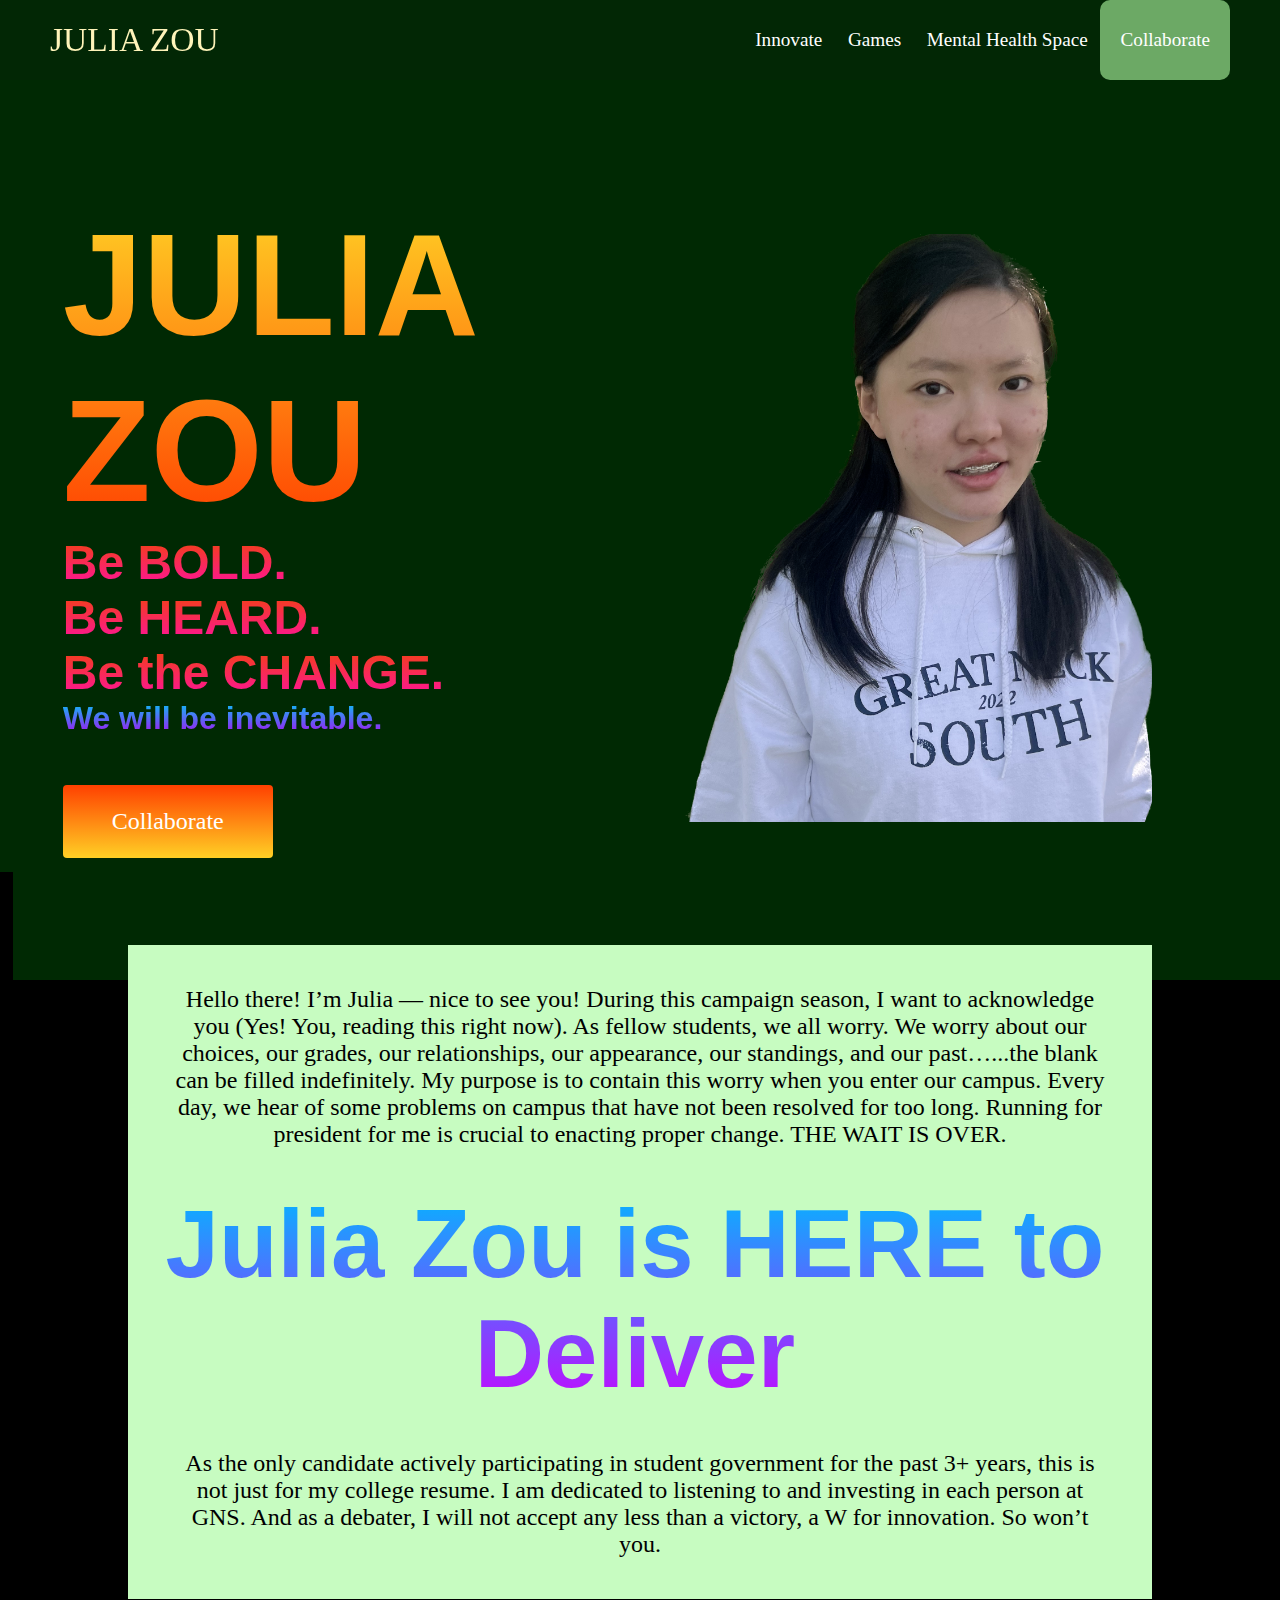
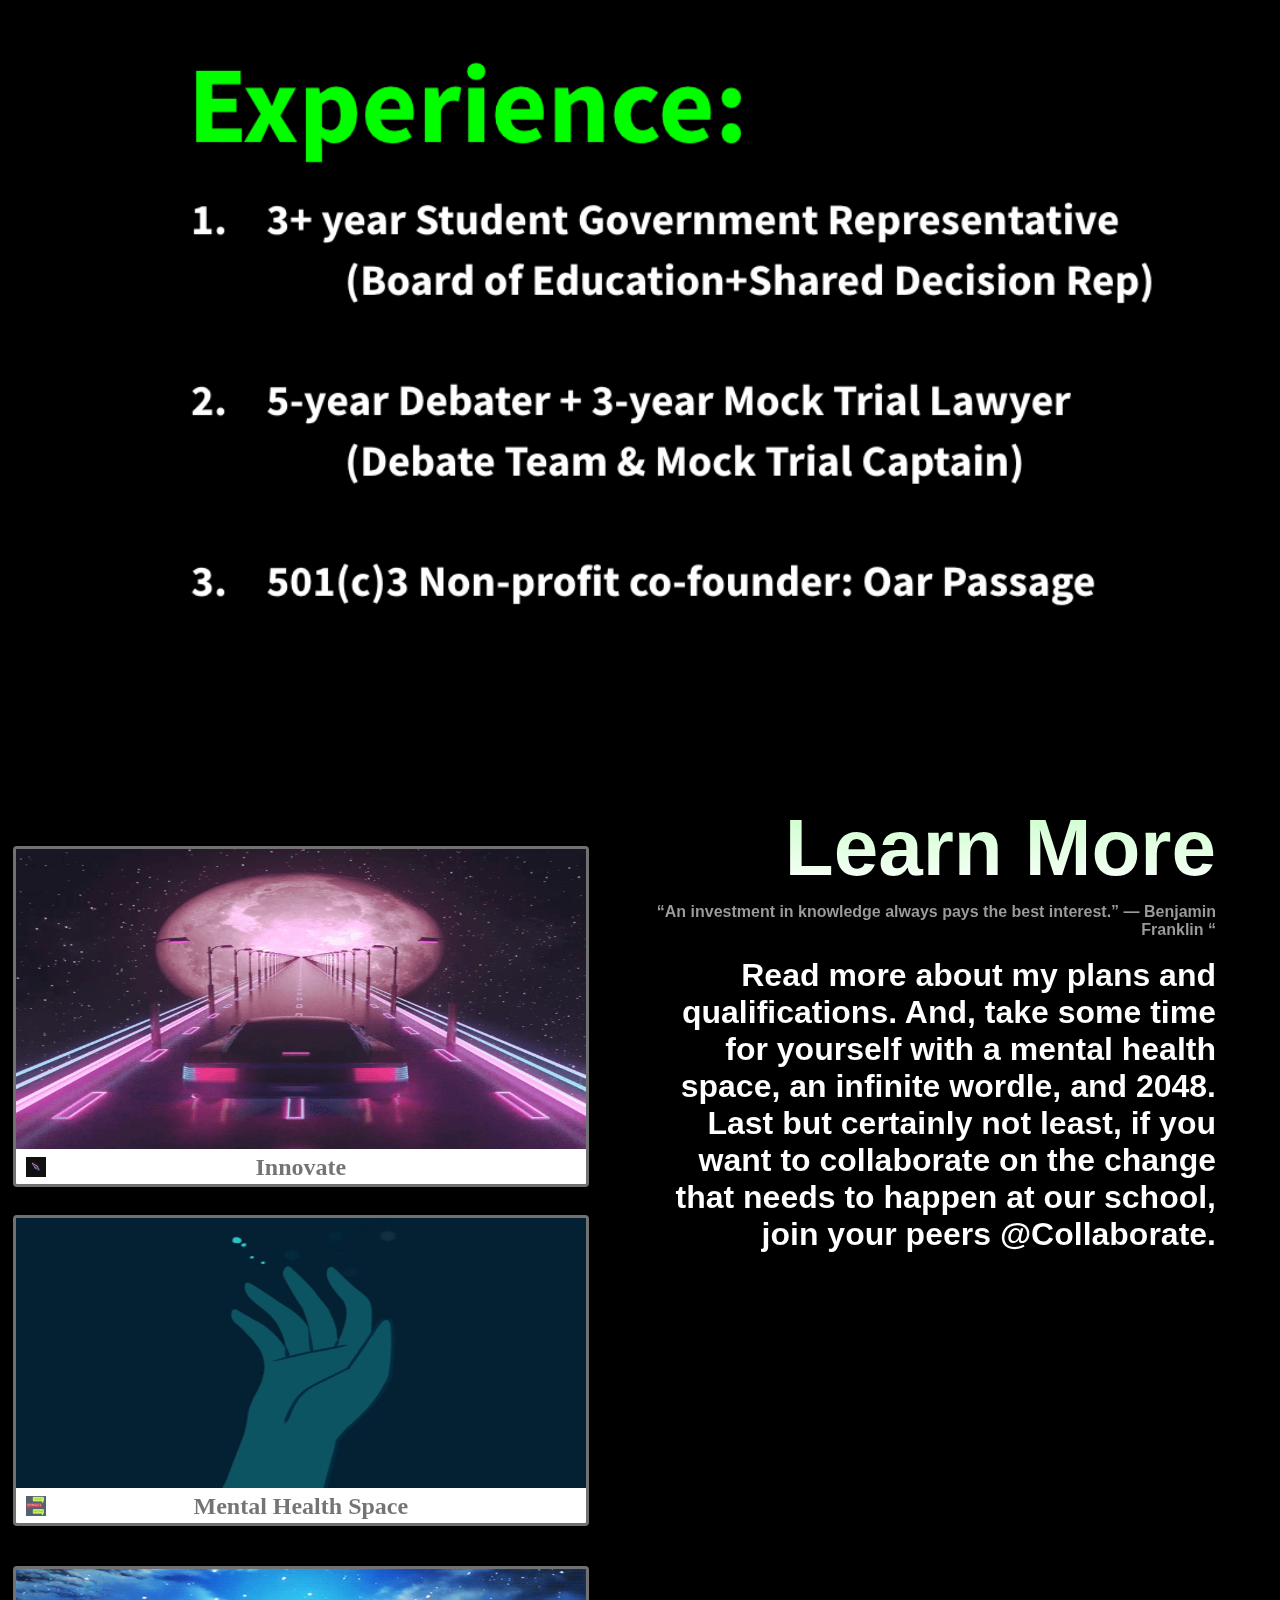
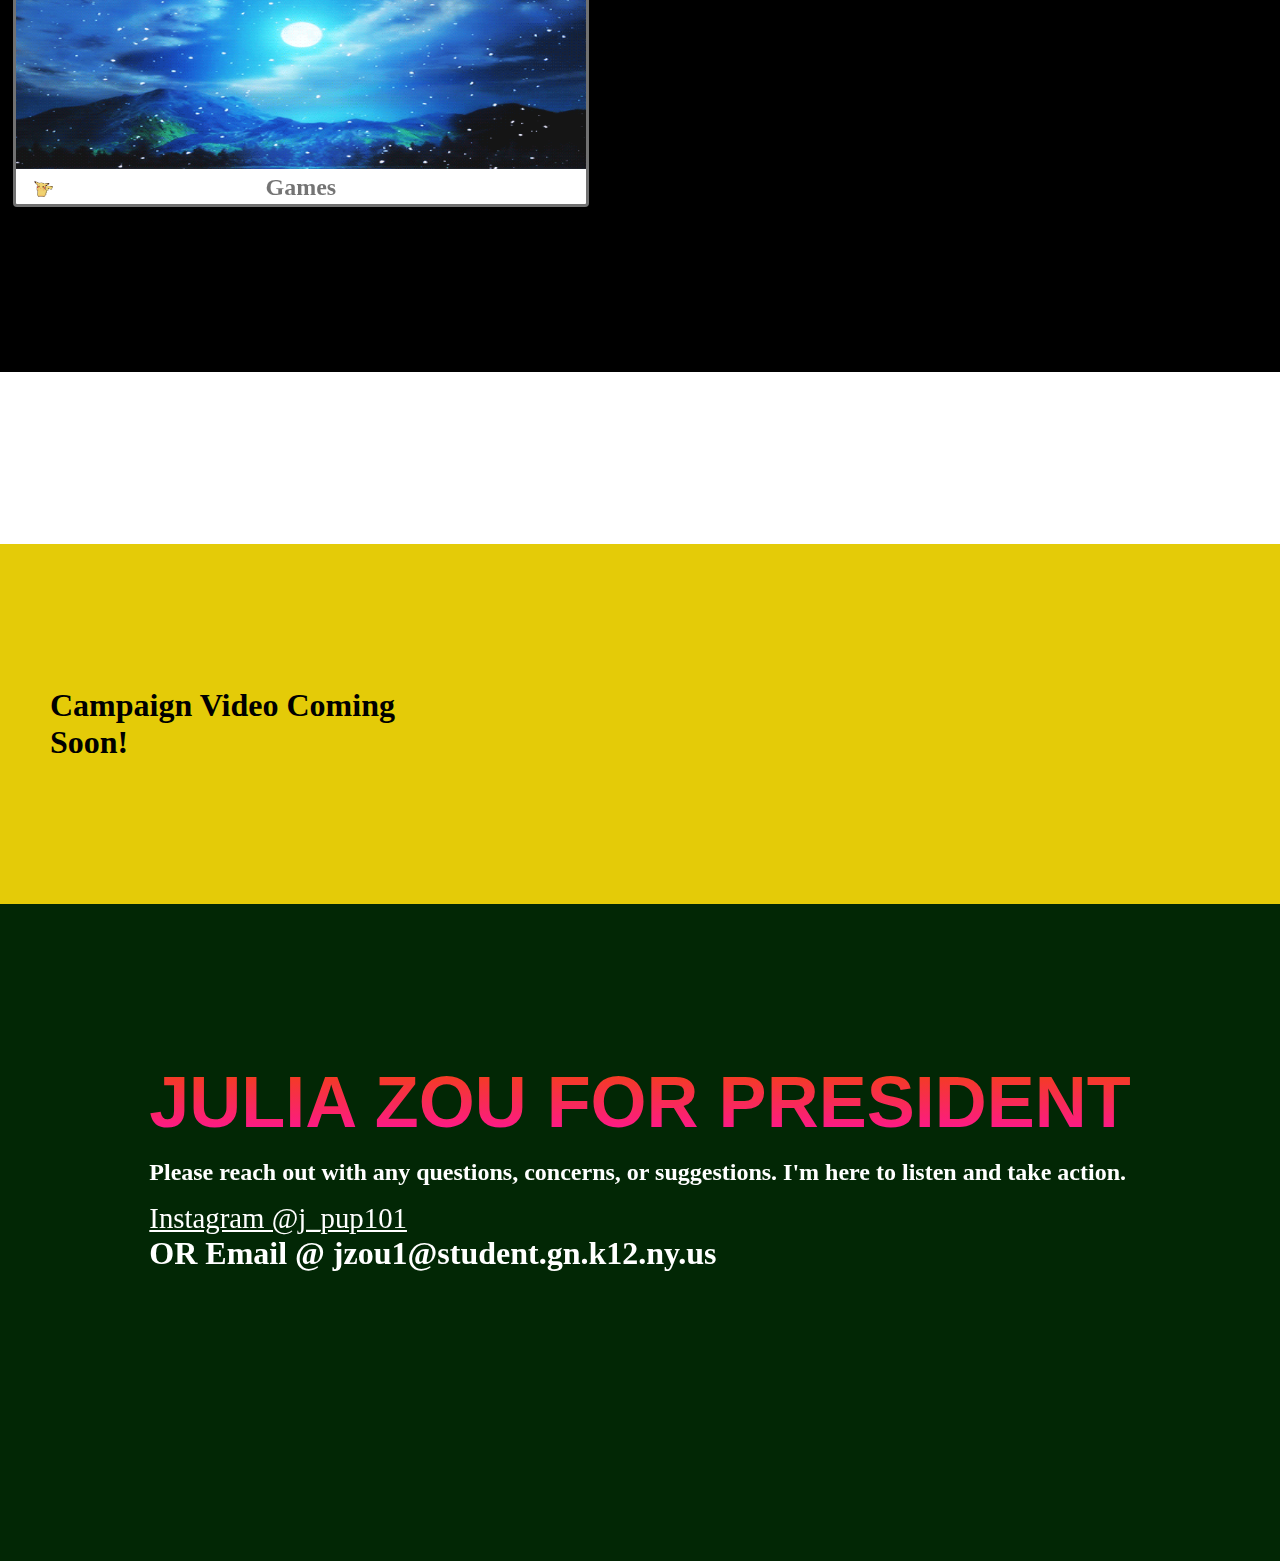
<file: index.html>
<!DOCTYPE html>
<html lang="en">
<head>
    <meta charset="UTF-8">
    <meta http-equiv="X-UA-Compatible" content="IE=edge">
    <meta name="viewport" content="width=device-width, initial-scale=1.0">
    <title>Julia Zou</title>
    <link rel="stylesheet" href="styles.css" />
    <link rel="preconnect" href="https://fonts.googleapis.com">
    <link rel="preconnect" href="https://fonts.gstatic.com" crossorigin>
    <link href="https://fonts.googleapis.com/css2?family=Libre+Caslon+Text&display=swap" rel="stylesheet">
</head>
<body>
   <nav class="navbar">
    <div class="navbar__container">
        <a href="/index.html" id="navbar__logo">JULIA ZOU</a>
        <div class="navbar__toggle" id="mobile-menu">
            <span class="bar"></span>
            <span class="bar"></span>
            <span class="bar"></span>
        </div>
        <ul class="navbar__menu">
            </li>
            <li class="navbar__item">
                <a href="Innovate/index.html" class="navbar__links">
                    Innovate
                </a>
          <li class="navbar__item">
                  <a href="Games/index.html" class="navbar__links">
                      Games
                 </a>
        <li class="navbar__item">
               <a href="Mental/index.html" class="navbar__links">
                    Mental Health Space
               </a>
            <li class="navbar__item">
                <a href="https://docs.google.com/forms/d/e/1FAIpQLSehr9wg1SQbpWdqohkB25numZ0oXT_uOwNh28myYLQ9PVT4dA/viewform" class="button">
                    Collaborate
                </a>
        </ul>
    </div>
   </nav>
   <script src="app.js"></script>
</body>
<!-- Hero Section -->
<div class="main">
    <div class="main__container">
        <div class="main__content">
            <h1>JULIA ZOU</h1>
            <h2>Be BOLD. </h2>
            <h2>Be HEARD. </h2>
            <h2>Be the CHANGE.</h2>
            <h3>We will be inevitable. </h3>
            <button class="main__btn"><a href="https://docs.google.com/forms/d/e/1FAIpQLSehr9wg1SQbpWdqohkB25numZ0oXT_uOwNh28myYLQ9PVT4dA/viewform">Collaborate</a></button>
        </div>
        <div class="main__img--container">
                <img src="Images/Subject.png" alt="pic" id="main__img">
        </div>
    </div>
</div>

<!-- Begin Section-->
<div class="begin">
    <div class="begin__container">
        <div class= "Intro__txt">
            <h2>
                Hello there! I’m Julia — nice to see you! During this campaign season, I want to acknowledge you (Yes! You, reading this right now). As fellow students, we all worry. We worry about our choices, our grades, our relationships, our appearance, our standings, and our past…...the blank can be filled indefinitely. My purpose is to contain this worry when you enter our campus.  Every day, we hear of some problems on campus that have not been resolved for too long. Running for president for me is crucial to enacting proper change. THE WAIT IS OVER. 
            </h2>
        </div>
        <div class= "Deliver__txt">
            <h1>
                Julia Zou is HERE to Deliver
            </h1>
        </div>
        <div class= "Hi__txt">
            <h2>
                As the only candidate actively participating in student government for the past 3+ years, this is not just for my college resume. I am dedicated to listening to and investing in each person at GNS. And as a debater, I will not accept any less than a victory, a W for innovation. So won’t you.
            </h2>
        </div> 
    </div>
</div>



<!--Learn More Section-->
<div class="learn">
    <div class="learn__container">
        <div class="learn__content">
            <h1>Learn More</h1>
        </div>
        <div class="learn__content">
            <h2>“An investment in knowledge always pays the best interest.” — Benjamin Franklin “
            </h2>
        </div>
        <div class="learn__content1">
            <h3>Read more about my plans and qualifications. And, take some time for yourself with a mental health space, an infinite wordle, and 2048. Last but certainly not least, if you want to collaborate on the change that needs to happen at our school, join your peers @Collaborate.
            </h3>
        </div>
    </div> 
</div> 

<div class="learn__img--container">
    <img src="/Images/Screenshot 2023-05-21 at 10.57.27 PM.png" alt="pic" id="learn__img">
</div>

<!-- Choice Section-->
<div class="choice">
    <div class="choice__container">
       </a></button>
        <button class="choice__content"><a href="Innovate/index.html">
            <img src= "Images/fxk4.gif" alt="pic" id="choice__img3">
            <img src= "Images/3aNP.gif" alt="pic" id="choice__img4">
            <div class= "innovate__txt">
                <h2>Innovate</div>
        </a></button>
        <button class="choice__content2"><a href="Mental/index.html">
                <img src= "Images/Vr6.gif" alt="pic" id="choice__img7">
                <img src= "Images/HuIQ.gif" alt="pic" id="choice__img8">
                 <div class= "mental__txt">
                    <h2>Mental Health Space</div>
    
           </a></button>
        <button class="choice__content3"><a href="Games/index.html">
                <img src= "Images/Iox.gif" alt="pic" id="choice__img5">
                <img src= "Images/5IPv.gif" alt="pic" id="choice__img6">
                <div class= "Games__txt">
                   <h1>Games</div>
            </a></button>

     </div>
</div>




<!-- Footer Section-->
<div class="space">
    <div class="space__container">
        <h1>Campaign Video Coming Soon!</h1>
    </div>
</div>
<div class="footer__container">
    <div class="footer__links">
        <div class="footer__link--wrapper">
            <div class="footer__link--items">
                <h1>JULIA ZOU FOR PRESIDENT </h1>
                <h2>Please reach out with any questions, concerns, or suggestions. I'm here to listen and take action.</h2>
                <a href="https://www.instagram.com/j_pup101/">Instagram @j_pup101</a>
                <h3>OR Email @ jzou1@student.gn.k12.ny.us</h2>
            </div>
        </div>
    </div>
</div>
</file>
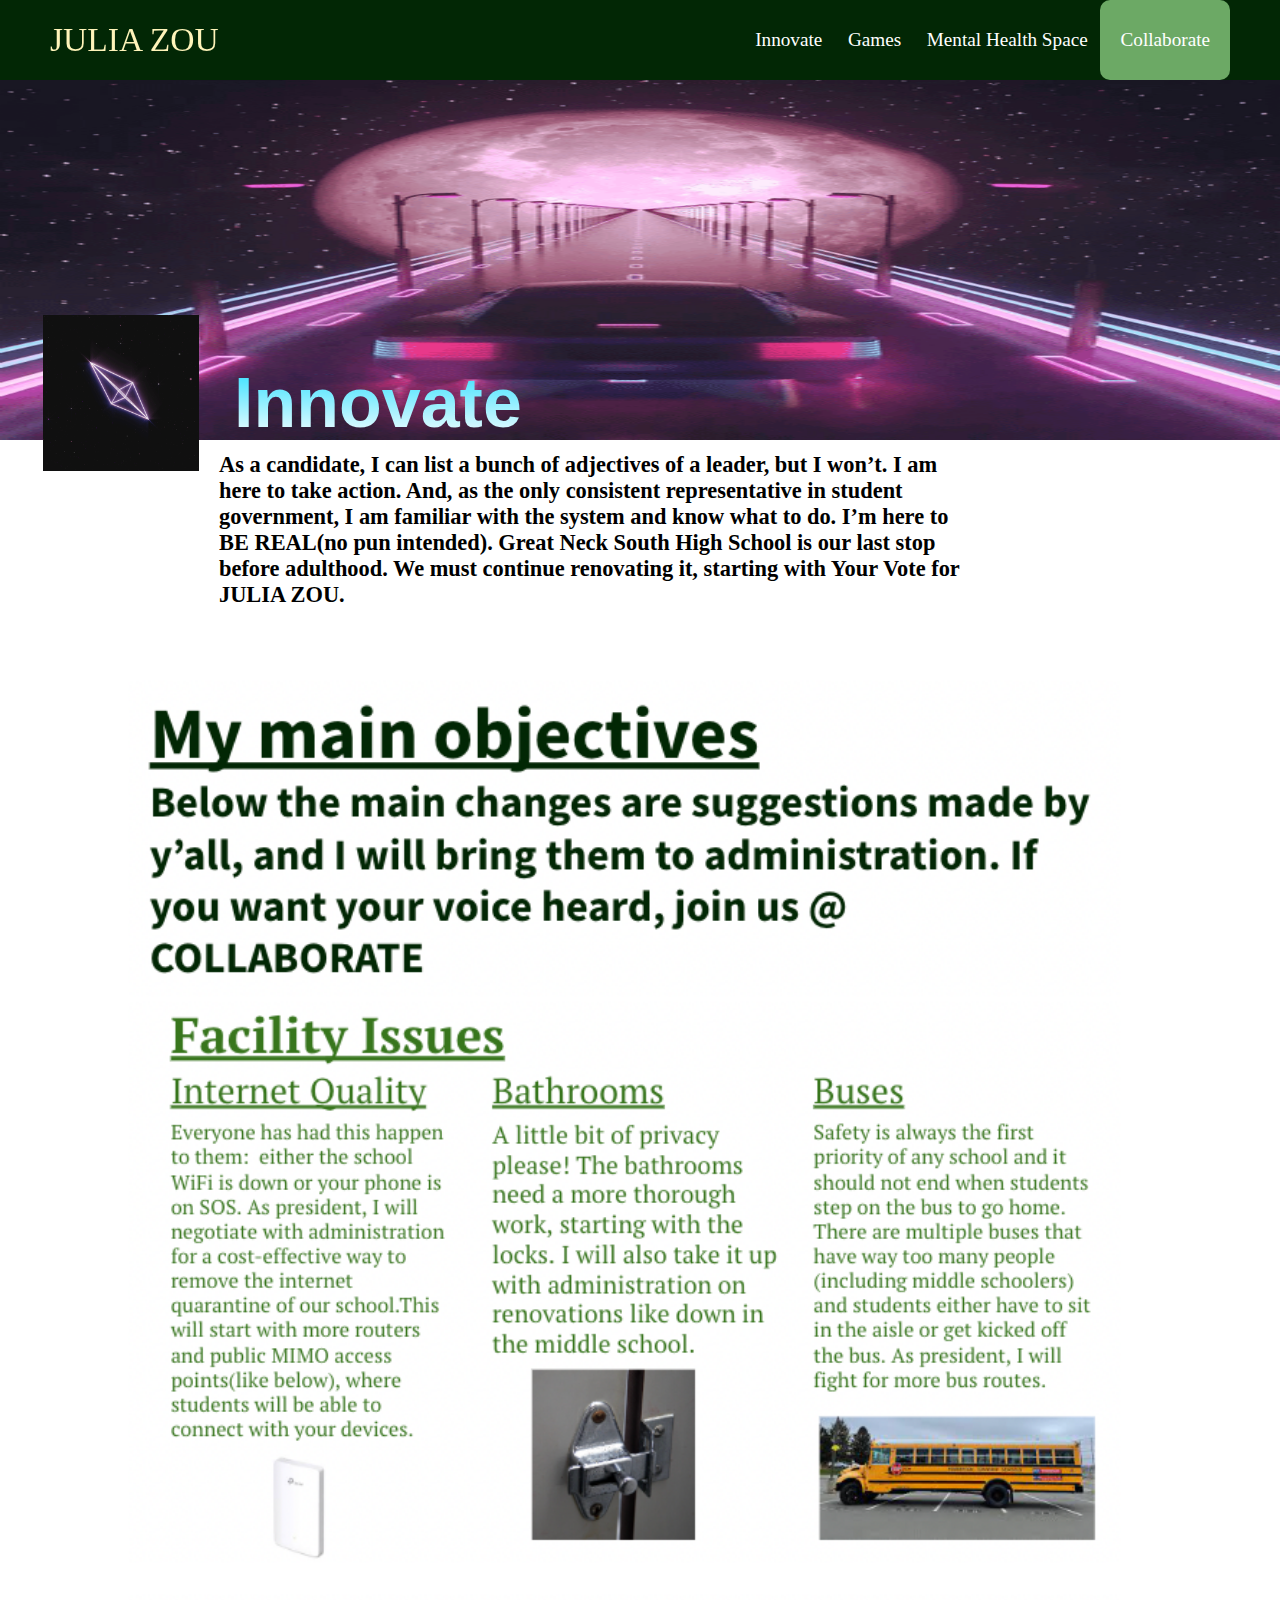
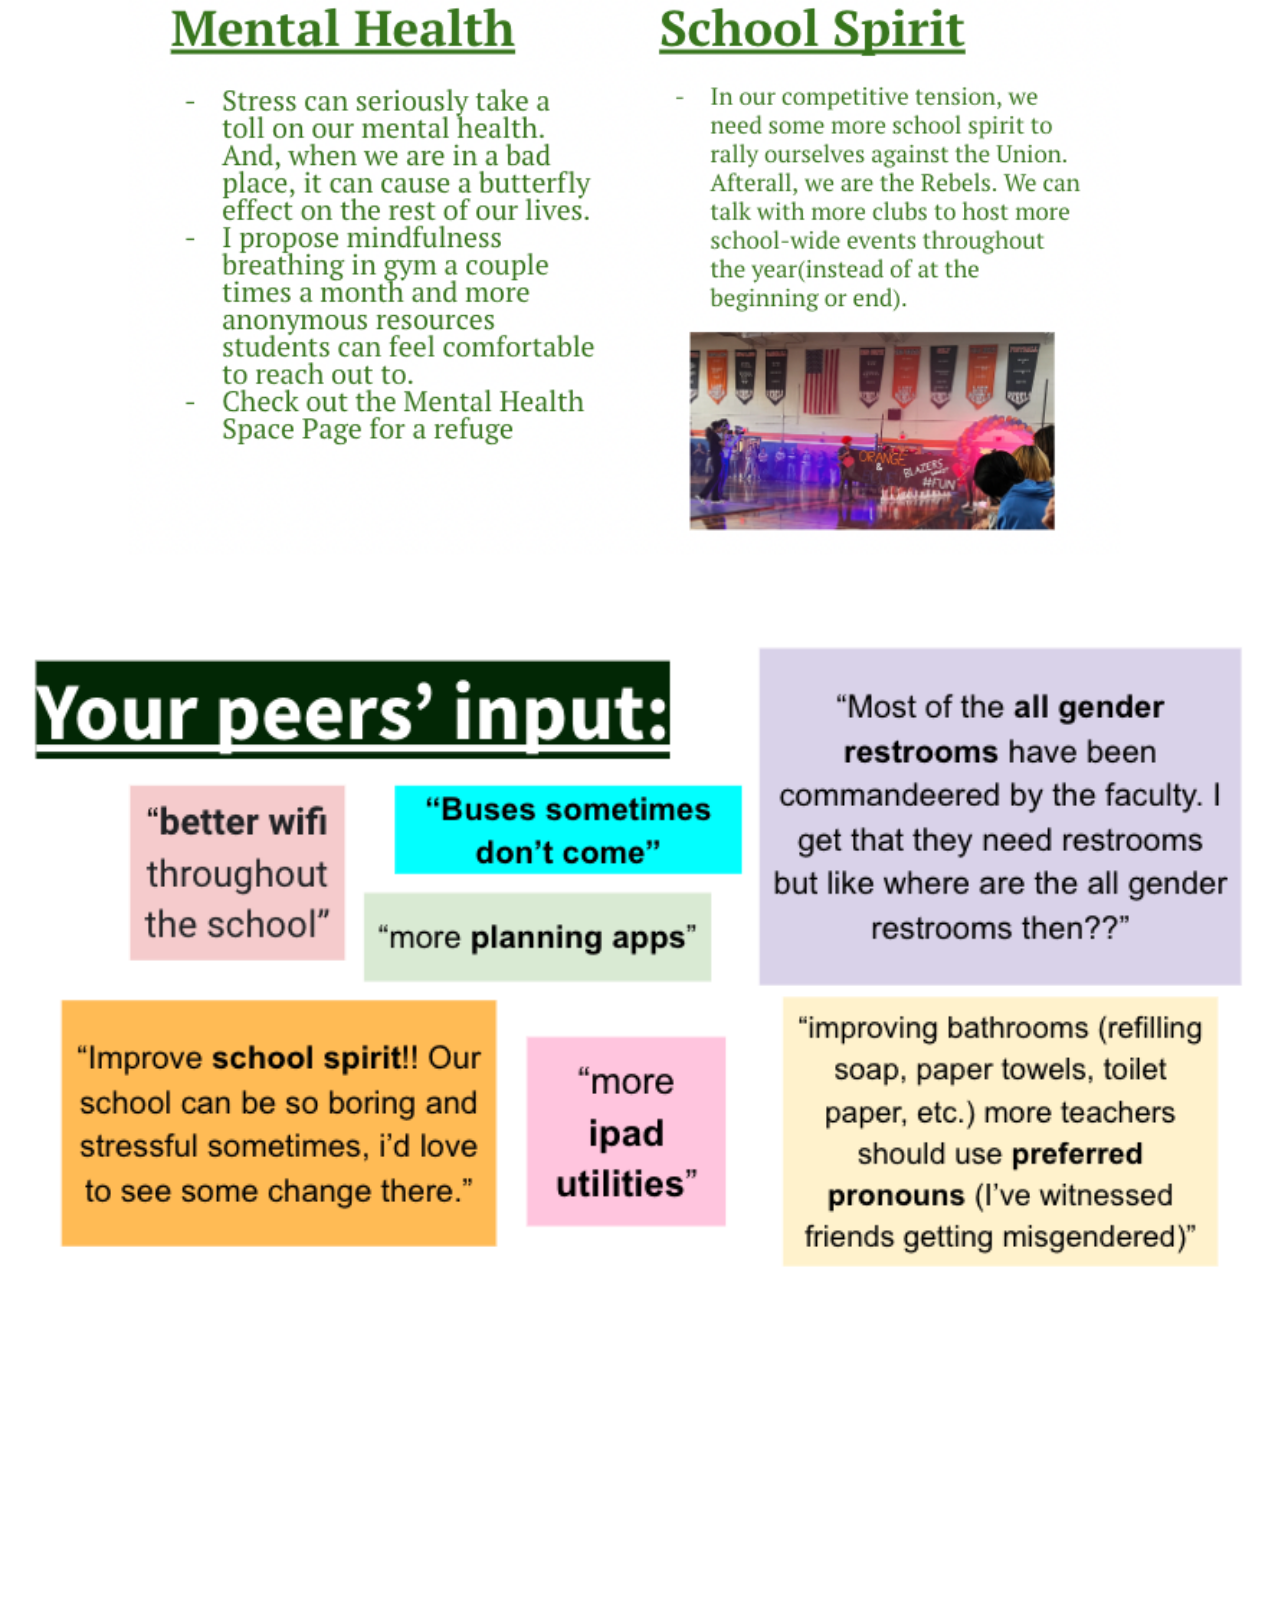
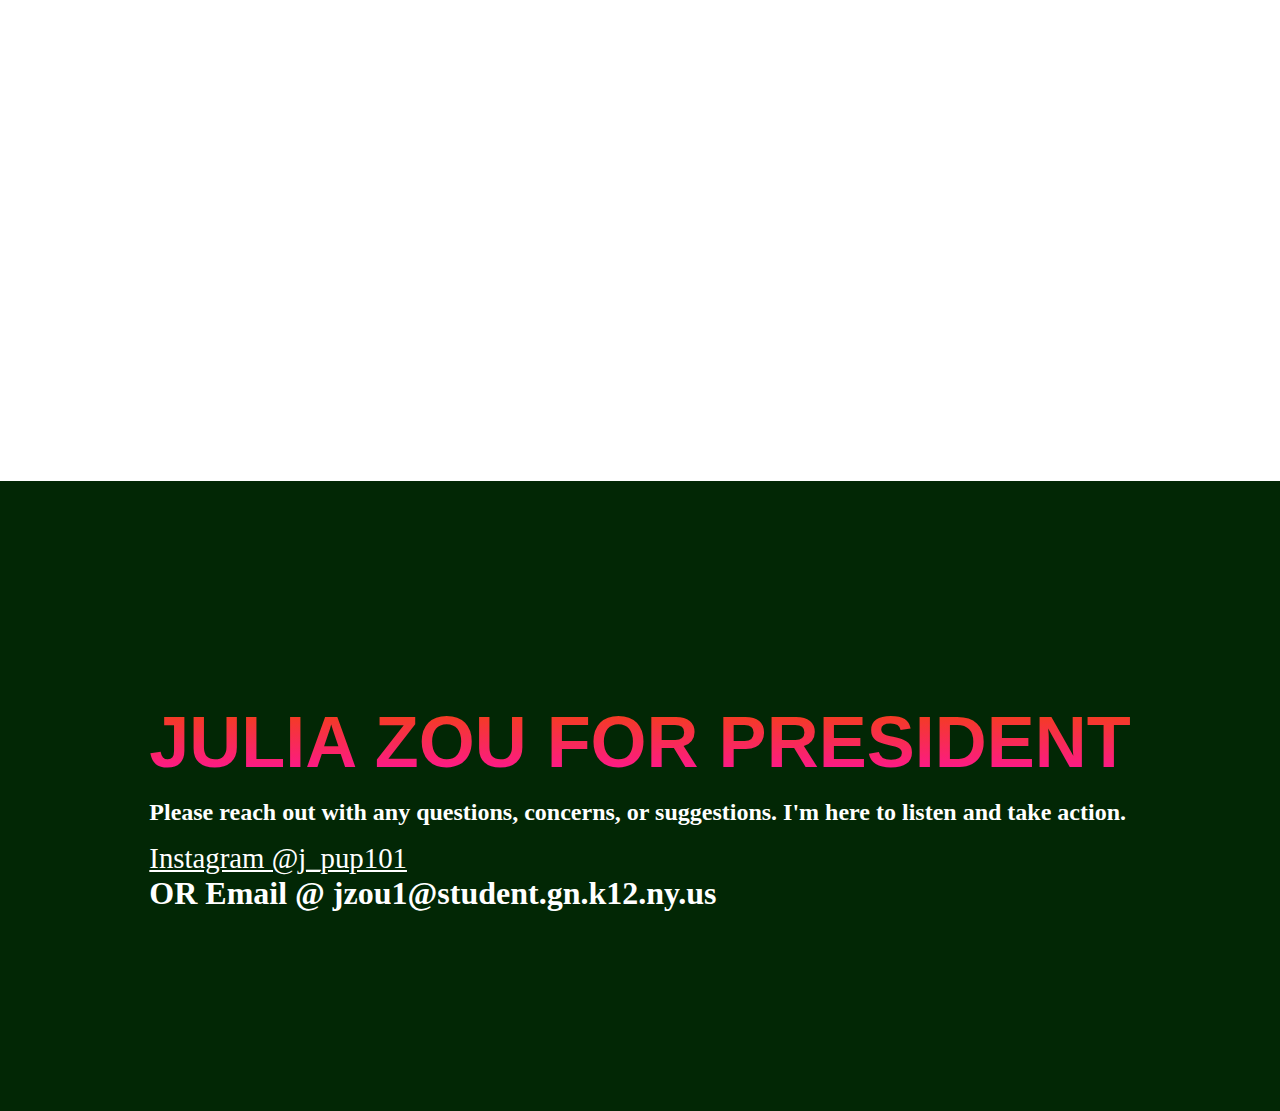
<file: Innovate/index.html>
<!DOCTYPE html>
<html lang="en">
<head>
    <meta charset="UTF-8">
    <meta http-equiv="X-UA-Compatible" content="IE=edge">
    <meta name="viewport" content="width=device-width, initial-scale=1.0">
    <title>Julia Zou</title>
    <link rel="stylesheet" href="styles.css" />
    <link rel="preconnect" href="https://fonts.googleapis.com">
    <link rel="preconnect" href="https://fonts.gstatic.com" crossorigin>
    <link href="https://fonts.googleapis.com/css2?family=Libre+Caslon+Text&display=swap" rel="stylesheet">
</head>
<body>
   <nav class="navbar">
    <div class="navbar__container">
        <a href="index.html" id="navbar__logo">JULIA ZOU</a>
        <div class="navbar__toggle" id="mobile-menu">
            <span class="bar"></span>
            <span class="bar"></span>
            <span class="bar"></span>
        </div>
        <ul class="navbar__menu">
            <li class="navbar__item">
                <a href="Innovate/index.html" class="navbar__links">
                    Innovate
                </a>
          <li class="navbar__item">
                  <a href="Games/index.html" class="navbar__links">
                      Games
                 </a>
        <li class="navbar__item">
               <a href="Mental/index.html" class="navbar__links">
                    Mental Health Space
               </a>
            <li class="navbar__item">
                <a href="https://docs.google.com/forms/d/e/1FAIpQLSehr9wg1SQbpWdqohkB25numZ0oXT_uOwNh28myYLQ9PVT4dA/viewform" class="button">
                    Collaborate
                </a>
        </ul>
    </div>
   </nav>
   <script src="/app.js"></script>

<!-- Hero Section-->
<div class="main">
    <div class="main__container">
        <div class="main__img--container">
                <img src="Images/fxk4.gif" alt="pic" id="main__img">
        </div>
    </div>
    <div class="main__content">
        <div class="main__text">
            <h1> Innovate </h1>
        </div>
    </div>
    <div class="main__container1">
        <div class="main__img1--container">
            <img src="Images/3aNP.gif" alt="pic" id="main__img1">
        </div>
    </div>
</div>


<div class="hope__container">
    <div class="hope__links">
            <div class="hope__link--items">
                <h1>As a candidate, I can list a bunch of adjectives of a leader, but I won’t. I am here to take action. And, as the only consistent representative in student government, I am familiar with the system and know what to do. I’m here to BE REAL(no pun intended). Great Neck South High School is our last stop before adulthood. We must continue renovating it, starting with Your Vote for JULIA ZOU. </h1>
            </div>
    </div>
</div>

<div class="learn">
    <div class="learn__container">
        <div class="learn__img--container">
            <img src="Images/Screenshot 2023-05-21 at 11.50.02 PM.png" alt="pic" id="learn__img1">
         </div>
    </div> 
    <div class="learn__container2">
        <div class="learn__img--container">
            <img src="Images/Screenshot 2023-05-21 at 11.49.52 PM.png" alt="pic" id="learn__img1">
         </div>
    </div> 
    <div class="learn__container3">
        <div class="learn__img--container">
            <img src="Images/Screenshot 2023-05-21 at 11.49.46 PM.png" alt="pic" id="learn__img1">
         </div>
    </div> 
    <div class="learn__container4">
        <div class="learn__img--container">
            <img src="Images/Screenshot 2023-05-21 at 11.49.41 PM.png" alt="pic" id="learn__img2">
         </div>
    </div> 
</div> 

<!-- Footer Section-->
<div class="footer__container">
    <div class="footer__links">
        <div class="footer__link--wrapper">
            <div class="footer__link--items">
                <h1>JULIA ZOU FOR PRESIDENT </h1>
                <h2>Please reach out with any questions, concerns, or suggestions. I'm here to listen and take action.</h2>
                <a href="https://www.instagram.com/j_pup101/">Instagram @j_pup101</a>
                <h3>OR Email @ jzou1@student.gn.k12.ny.us</h2>
            </div>
        </div>
    </div>
</div>
</file>
<file: styles.css>
*{
    box-sizing: border-box;
    margin: 0;
    padding: 0;
    font-family: 'Display', libre-carlson-text;
}

.navbar {
    background: #022705;
    height: 80px;
    display: flex;
    justify-content: center;
    align-items: center;
    font-size: 1.2rem;
    position: sticky;
    top: 0;
    z-index:999;
}

.navbar__container {
    display: flex;
    justify-content: space-between;
    height: 80px;
    z-index: 1;
    width: 100%;
    margin: 0 auto;
    padding: 0 50px;
}

#navbar__logo {
    background-color: #fff4ba;
    background-size: 100%;
    -webkit-background-clip: text; 
        background-clip: none;
    -moz-background-clip: text;
    -webkit-text-fill-color: transparent;
    -moz-text-fill-color: pink ;
    display:flex;
    align-items: center;
    cursor: pointer;
    text-decoration: none;
    font-size: 2.1rem;
}

.fa-gem {
   margin-right: 0.5rem;
}

.navbar__menu {
    display: flex;
    align-items: center;
    list-style: none;
    text-align: center;
}

.navbar__item{
    height: 80px;
}

.navbar__links {
    color:#fff;
    display: flex;
    align-items: center;
    justify-content: center;
    text-decoration: none;
    padding: 0.8rem;
    height: 100%;
    text-decoration: solid;
}

.navbar__btn{
    display: flex;
    justify-content: center;
    align-items: center;
    padding: 0 1rem;
    width:80%
}

.button {
    display: flex;
    justify-content: center;
    align-items: center;
    text-decoration: none;
    padding: 10px 20px;
    height: 100%;
    width: 100%;
    border: none;
    outline: none;
    border-color: whitesmoke;
    outline: none;
    border-radius: 10px;
    background:#6ca965;
    color: #fff;
}

.button:hover {
    background: #4837ff;
    transition: all 0.2s ease;
    align-items: center;
}

.navbar__links:hover {
    color:#6ca965;
    transition: all 0.2s ease;
}

@media screen and (max-width: 960px) {
    .navbar__container {
        display: flex;
        justify-content: space-between;
        height: 80px;
        z-index: 1;
        width: 100%;
        max-width: 1300px;
        padding: 0;
    }


.navbar__menu{
    display:grid;
    grid-template-columns: auto;
    margin: 0;
    width: 100%;
    position: absolute;
    top: -1000px;
    opacity: 0;
    transition: all 0.4s ease;
    height: 50vh;
    z-index: -1;
}

.navbar__menu.active {
    background: #3dbf45;
    top: 100%;
    opacity: 1;
    transition: all 0.4s ease;
    z-index: 99;
    height: 50vh;
    font-size: 1.6rem;
}

#navbar__logo {
    padding-left: 25px;
}

.navbar__toggle .bar {
    width: 28px;
    height: 3px;
    margin: 5px auto;
    transition: all 0.3s ease-in-out;
    background: #fff;
}

.navbar__item {
    width:100%
}

.navbar__links {
    text-align: center;
    padding: 2rem;
    width:100%;
    display: table;
}

#mobile-menu {
    position: absolute;
    top: 20%;
    right: 6%;
    transform: translate(5%, 20%);
}

.navbar__btn {
    padding-bottom: 2rem;
}

.button {
    display: flex;
    justify-content: center;
    align-items: center;
    width: 100%;
    height: 60px;
    margin: 0;
}

.navbar__toggle .bar{
    display: block;
    cursor: pointer;
}

#mobile-menu.is-active .bar:nth-child(2) {
    opacity: 0;
}

#mobile-menu.is-active .bar:nth-child(1) {
    transform: translateY(8px) rotate(45deg);
}

#mobile-menu.is-active .bar:nth-child(3) {
    transform: translateY(-8px) rotate(-45deg);
}

}

/* Hero Section CSS */
.main {
    background-color:#002903;
    overflow-y: hidden;
}

.main__container {
    display: grid;
    grid-template-columns: 1fr 1fr;
    align-items: center;
    justify-self: center;
    height: 100vh;
    background-color: #002903;
    position: relative;
    right: 1%;
    left: 1%;
    z-index: 1;
    width: 100%;
    max-width: 1300px;
    padding:0 50px;
}

.main__content h1 {
    font-size: 9rem;
    font-family: sans-serif;
    background-color: #ffdf51;
    background-image: linear-gradient(to top, #ff4000 0%, #ffd025 100%);
    background-size: 100%;
    -webkit-background-clip: text; 
        background-clip: none;
    -moz-background-clip: text;
    -webkit-text-fill-color: transparent;
    -moz-text-fill-color: transparent;
}

.main__content h2{
    font-size: 3rem;
    font-family: sans-serif;
    background-color: #ffdf51;
    background-image: linear-gradient(to top, #ff10a3 0%, #f14507 100%);
    background-size: 100%;
    -webkit-background-clip: text; 
        background-clip: none;
    -moz-background-clip: text;
    -webkit-text-fill-color: transparent;
    -moz-text-fill-color: transparent;
}

.main__content h3{
    font-size: 2rem;
    font-family: sans-serif;
    background-color: #ffdf51;
    background-image: linear-gradient(to top, #af07f1 0%, #00cbf8 100%);
    background-size: 100%;
    -webkit-background-clip: text; 
        background-clip: none;
    -moz-background-clip: text;
    -webkit-text-fill-color: transparent;
    -moz-text-fill-color: transparent;
}

.main__btn {
    font-size: 1.5rem;
    background-image: linear-gradient(to top, #ffd025 0%, #ff4000 100%);
    padding: 23px 49px;
    border:none;
    border-radius: 4px;
    color: #fff;
    margin-top: 3rem;
    cursor: pointer;
    position: relative;
    transition: all 0.35s;
    outline: none;
}

.main__btn a {
    position: relative;
    z-index: 2;
    color: #fff;
    text-decoration: none;
}


.main__btn:after {
    position: absolute;
    content: '';
    top: 0;
    left: 0;
    width: 0;
    height: 100%;
    background: #3ee407;
    transition: all 0.35s;
    border-radius: 4px;
}

.main__btn:hover {
    color: #fff;
}

.main__btn:hover:after {
    width: 100%;
}

.main__img--container img{
    text-align: center;
    margin: 3vh;
}

#main__img {
    height: 80%;
    width: 80%;
}

/* Mobile Responsive */
@media screen and  (max-width: 768px){
    .main{
        height: 136vh;
    }

    .main__container {
        display: grid;
        grid-template-columns:auto;
        align-items: center;
        justify-self: center;
        width: 100%;
        margin: 0 auto;
        height: 90vh;
    }

    .main__content {
        text-align: center;
        margin-bottom: 4 rem;
    }

    .main__content h1 {
        font-size: 2.5 rem;
        margin-top: 2 rem;
    }

    .main__content h2 {
        font-size: 3 rem;
    }

    .main__content h3 {
        font-size: 2.5 rem;
        margin-top: 3 rem;
    }
}

@media screen and (max-width: 480px) {
    .main{
        height: 160vh;
        position: relative;
        right: 1%;
        left: 1%;
    }
    
    .main__content h1 {
        font-size: 2 rem;
        margin-top: 3 rem;
        width: 90%;
    }

    .main__content h2 {
        font-size: 2 rem;
        width: 90%;
    }

    .main__content h3 {
        font-size: 1.5 rem;
        margin-top: 2 rem;
        width: 90%;
    }

    .main__btn  {
        padding: 12px 36px;
        margin: 2.5rem 0;
        width: 90%;
    }
}

/* begin Section */
.begin__container {
    background-color: #c7fcc1;
    max-width: 80%;
    justify-content: center;
    align-items: center;
    text-align: center;
    position:absolute;
    right: 10%;
    top: 105vh;
    z-index: 2;
    overflow-y: hidden;
}
.begin__container h2{
    font-family: serif;
    font-weight: 400;
    margin-top: 4%;
    margin-bottom: 4%;
    margin-right: 4%;
    margin-left: 4%;
}

.begin__container h1{
    font-family: sans-serif;
    font-weight: 400;
    font-size:6rem;
    font-weight: bold;
    background-image: linear-gradient(to top, #c508ff 0%, #01b7ff 100%);
    -webkit-background-clip: text; 
        background-clip: none;
    -moz-background-clip: text;
    -webkit-text-fill-color: transparent;
    -moz-text-fill-color: transparent;
    width: 107%;
    position: relative;
    right: 4%;
    max-width: 120%;
    justify-content: center;
    text-align: center;
    align-items: center;
}

@media screen and  (max-width: 768px){
    .begin{
        position: relative;
        top: -110vh;
    }
    .begin__container h1{
        font-size: 4.2rem;
        max-width: 128%;
        position: relative;
        right: 5%;
    }
}


/* Learn Section */
.learn {
    background-color:black;
    display: flex;
    margin-top: 8vh;
    position: relative;
    height: 300vh;
    top: -20vh;
}

.learn__container{
    position: relative;
    background-color: transparent;
    bottom: -70vh;
    overflow-y: hidden;
}
.learn__img--container img{
    text-align: center;
    right: -12%;
    margin: 3vh;
    position: relative;
    top: -238vh;
}

#learn__img {
    height: 80%;
    width: 80%;
}


@media screen and (max-width: 920px){
    .learn__container{
        position: relative;
        bottom: -40vh;
        overflow-y: hidden;
    }
    .learn__img--container{
        width: 100%;
        position: relative;
        top: 15vh;
        right: 3%;
    }

}
.learn__container h1{
    font-family: sans-serif;
    font-weight: 400;
    font-size: 5rem;
    font-weight: bold;
    background-image: linear-gradient(to top, #ffffff 0%, #c7ffc7 100%);
    -webkit-background-clip: text; 
        background-clip: none;
    -moz-background-clip: text;
    -webkit-text-fill-color: transparent;
    -moz-text-fill-color: transparent;
    margin-top: 100vh;
    text-align: right;
    margin-left: 50%;
    margin-right: 3%;
    max-width: 45%;
}

.learn__container h2{
    font-family: sans-serif;
    font-weight: 400;
    font-size: 1rem;
    font-weight: bold;
    background-image: linear-gradient(to top, #9b9b9b 0%, #9b9b9b 100%);
    -webkit-background-clip: text; 
        background-clip: none;
    -moz-background-clip: text;
    -webkit-text-fill-color: transparent;
    -moz-text-fill-color: transparent;
    margin-top: 1vh;
    text-align: right;
    margin-right: 3%;
    margin-left: 50%;
    max-width: 45%;
}



.learn__content1 h3{
    font-family: sans-serif;
    font-weight: 400;
    font-size:2rem;
    font-weight: bold;
    background-image: linear-gradient(to top, #ffffff 0%, #ffffff 100%);
    -webkit-background-clip: text; 
        background-clip: none;
    -moz-background-clip: text;
    -webkit-text-fill-color: transparent;
    -moz-text-fill-color: transparent;
    margin-top: 2vh;
    max-width: 45%;
    text-align: right;
    align-items: right;
    margin-left: 50%;
}

/* Choice Section */
.choice {
    background: transparent;
    display: flex;
    flex-direction: column;
    align-items: center;
    position: relative;
    top: -540vh;
    z-index: 5;
    
}


.choice__container {
    display: grid;
    grid-template-columns: 1fr 1fr 1fr 1fr;
    align-items: center;
    justify-self: center;
    background-color: transparent;
    z-index: 1;
    width: 100%;
    max-width: 1300px;
    padding: 50px;
    position: relative;
    bottom: -200vh;
}


.choice--container img{
    text-align: center;
    margin: 3vh;
}

.choice__content {
    font-size: 2rem;
    background-image: linear-gradient(to top, #fff 0%, #fff 100%);
    padding: 0px;
    border: 3px solid #717171;
    border-radius: 4px;
    color: #dfc798;
    top: 120vh;
    cursor: pointer;
    position: absolute;
    right: 54%;
    width: 45%;
    transition: all 0.25s;
    outline: none;

}

.choice__content a {
    position: relative;
    z-index: 2;
    color: #000000;
    text-decoration: none;;
}


.choice__content:after {
    position: absolute;
    content: '';
    top: 0;
    left: 0;
    width: 0;
    height: 100%;
    background: #7c7c7c6c;
    transition: all 0.35s;
    border-radius: 4px;
}

.choice__content:hover {
    color: #7c7c7c6c;
}

.choice__content:hover:after {
    width: 100%;
}

.choice__container h2{
    font-family: libre-carlson-text;
    position: relative;
    top: -3px;
    font-size: 1.5rem;
    background-color: #747474;
    background-size: 100%;
    -webkit-background-clip: text; 
        background-clip: none;
    -moz-background-clip: text;
    -webkit-text-fill-color: transparent;
    -moz-text-fill-color: transparent;
}

.choice--container img{
    text-align: center;
    margin: 3vh;
}


.choice__content2 {
font-size: 2rem;
background-image: linear-gradient(to top, #fff 0%, #fff 100%);
padding: 0px;
border: 3px solid #717171;
border-radius: 4px;
color: #dfc798;
margin-top: 20vh;
cursor: pointer;
position: absolute;
top: 171vh;
right: 54%;
width: 45%;
transition: all 0.25s;
outline: none;
margin-top: -10vh;
}

.choice__content2 a {
position: relative;
z-index: 2;
color: #000000;
text-decoration: none;
}


.choice__content2:after {
position: absolute;
content: '';
top: 0;
right: 0;
width: 0;
height: 100%;
background: #7c7c7c6c;
transition: all 0.35s;
border-radius: 4px;
}

.choice__content2:hover {
color: #7c7c7c6c;
}

.choice__content2:hover:after {
width: 100%;
}

.choice--container img{
text-align: center;
margin: 3vh;
}

.choice__content3 {
    font-size: 2rem;
    background-image: linear-gradient(to top, #fff 0%, #fff 100%);
    padding: 0px;
    border: 3px solid #717171;
    border-radius: 4px;
    color: #dfc798;
    margin-top: 20vh;
    cursor: pointer;
    position: absolute;
    top: 180vh;
    right: 54%;
    width: 45%;
    transition: all 0.25s;
    outline: none;
}

.choice__content3 a {
    position: relative;
    z-index: 2;
    color: #000000;
    text-decoration: none;;
}


.choice__content3:after {
    position: absolute;
    content: '';
    top: 0;
    left: 0;
    width: 0;
    height: 100%;
    background: #7c7c7c6c;
    transition: all 0.35s;
    border-radius: 4px;
}

.choice__content3:hover {
    color: #7c7c7c6c;
}

.choice__content3:hover:after {
    width: 100%;
}

.choice__container h1{
    font-family: libre-carlson-text;
    position: relative;
    top: -3px;
    font-size: 1.5rem;
    background-color: #747474;
    background-size: 100%;
    -webkit-background-clip: text; 
        background-clip: none;
    -moz-background-clip: text;
    -webkit-text-fill-color: transparent;
    -moz-text-fill-color: transparent;
}
.choice__container h2{
    font-family: libre-carlson-text;
    position: relative;
    top: -3px;
    font-size: 1.5rem;
    background-color: #747474;
    background-size: 100%;
    -webkit-background-clip: text; 
        background-clip: none;
    -moz-background-clip: text;
    -webkit-text-fill-color: transparent;
    -moz-text-fill-color: transparent;
}


.choice--container img{
    text-align: center;
    margin: 3vh;
}


#choice__img3 {
    position: relative;
    height: auto;
    max-height: 300px;
    width: 100%;
    z-index: 100;
}

#choice__img4 {
    position: absolute;
    top: 37px;
    left: 10px;
    height: 20px;
    z-index: 50;
}

#choice__img5 {
    position: relative;
    height: 10%;
    width: 100%;
    height: auto;
    max-height: 200px;
    z-index: 100;
}

#choice__img6 {
    position: absolute;
    top: 37px;
    left: 10px;
    height: 20px;
    z-index: 50;
}

#choice__img7 {
    position: relative;
    height: 10%;
    height: auto;
    width: 100%;
    max-height: 270px;
    z-index: 100;
}

#choice__img8 {
    position: absolute;
    top: 37px;
    left: 10px;
    height: 20px;
    z-index: 50;
}


@media screen and (max-width: 768px){
    .choice__content {
        margin-right: -2vh;
        margin-top: 4vh;
    }
    .choice__content3 {
        margin-top: 20vh;
        margin-right: -2vh;
    }

    .choice__content2 {
        margin-right: -2vh;
        margin-top: -vh;

}
}



/* Space Section */
.space {
    background: #e4cb08;
    display: flex;
    flex-direction: column;
    align-items: center;

}

.space__container {
    display: grid;
    grid-template-columns: 1fr 1fr 1fr;
    align-items: center;
    justify-self: center;
    margin: 3pv auto;
    height: 40vh;
    background-color: #e4cb08;
    z-index: 1;
    width: 100%;
    padding: 50px;
    position: absolute;
    top: 416vh;
    width: 100%;
}


@media screen and (max-width: 768px){
    .space container{
        width: 100%;
        top: 30vh;
    }

}


/* Footer Section */
.footer {
    background-color:#002903;

}
.footer__container {
    background-color: #022705;
    padding: 5 rem 0;
    display: flex;
    justify-content: center;
    align-items:center;
    height: 90vh;
    position: absolute;
    top: 439vh;
    width: 100%;
}

.footer__links {
    display: flex;
    justify-content: center;
    margin-left: 3px;
    margin-right: 3px;
}

.footer__links--wrapper {
    display: flex;
}

.footer__items {
    display: flex;
    flex-direction: column;
    align-items: flex-start;
    margin: 16px;
    text-align: left;
    box-sizing: border-box;
}

.footer__link--items h1{
    font-size: 4.5rem;
    font-family: sans-serif;
    background-color: #ffdf51;
    background-image: linear-gradient(to top, #ff10a3 0%, #f14507 100%);
    background-size: 100%;
    -webkit-background-clip: text; 
        background-clip: none;
    -moz-background-clip: text;
    -webkit-text-fill-color: transparent;
    -moz-text-fill-color: transparent;
    margin-bottom: 16px;
    margin-top: 20px;
    position: relative;
}

.footer__link--items h2 {
    margin-bottom: 16px;
    position: center;
    width: auto;
    position: relative;
}

.footer__link--items h2 {
    color: #fff;
    position: relative;
}


.footer__link--items a{
    margin-bottom: 16px;
    font-size: 1.8rem;
    color: #fff;
    position: center;
    position: relative;
}

.footer__link--items h3{
    color: #fff;
    font-size: 2rem;
    position: center;
    position: relative;
}


@media screen and (max-width: 768px){
    .footer__links {
        width: 90%;
        top: 300vh;
}
    .footer__container{
        height: 85vh;
    }
}
</file>
<file: Innovate/styles.css>
*{
    box-sizing: border-box;
    margin: 0;
    padding: 0;
    font-family: 'Display', libre-carlson-text;
}

.navbar {
    background: #022705;
    height: 80px;
    display: flex;
    justify-content: center;
    align-items: center;
    font-size: 1.2rem;
    position: sticky;
    top: 0;
    z-index:999;
}

.navbar__container {
    display: flex;
    justify-content: space-between;
    height: 80px;
    z-index: 1;
    width: 100%;
    margin: 0 auto;
    padding: 0 50px;
}

#navbar__logo {
    background-color: #fff4ba;
    background-size: 100%;
    -webkit-background-clip: text; 
        background-clip: none;
    -moz-background-clip: text;
    -webkit-text-fill-color: transparent;
    -moz-text-fill-color: pink ;
    display:flex;
    align-items: center;
    cursor: pointer;
    text-decoration: none;
    font-size: 2.1rem;
}

.fa-gem {
   margin-right: 0.5rem;
}

.navbar__menu {
    display: flex;
    align-items: center;
    list-style: none;
    text-align: center;
}

.navbar__item{
    height: 80px;
}

.navbar__links {
    color:#fff;
    display: flex;
    align-items: center;
    justify-content: center;
    text-decoration: none;
    padding: 0.8rem;
    height: 100%;
    text-decoration: solid;
}

.navbar__btn{
    display: flex;
    justify-content: center;
    align-items: center;
    padding: 0 1rem;
    width:80%
}

.button {
    display: flex;
    justify-content: center;
    align-items: center;
    text-decoration: none;
    padding: 10px 20px;
    height: 100%;
    width: 100%;
    border: none;
    outline: none;
    border-color: whitesmoke;
    outline: none;
    border-radius: 10px;
    background:#6ca965;
    color: #fff;
}

.button:hover {
    background: #4837ff;
    transition: all 0.2s ease;
    align-items: center;
}

.navbar__links:hover {
    color:#6ca965;
    transition: all 0.2s ease;
}

@media screen and (max-width: 960px) {
    .navbar__container {
        display: flex;
        justify-content: space-between;
        height: 80px;
        z-index: 1;
        width: 100%;
        max-width: 1300px;
        padding: 0;
    }


.navbar__menu{
    display:grid;
    grid-template-columns: auto;
    margin: 0;
    width: 100%;
    position: absolute;
    top: -1000px;
    opacity: 0;
    transition: all 0.4s ease;
    height: 50vh;
    z-index: -1;
}

.navbar__menu.active {
    background: #3dbf45;
    top: 100%;
    opacity: 1;
    transition: all 0.4s ease;
    z-index: 99;
    height: 50vh;
    font-size: 1.6rem;
}

#navbar__logo {
    padding-left: 25px;
}

.navbar__toggle .bar {
    width: 28px;
    height: 3px;
    margin: 5px auto;
    transition: all 0.3s ease-in-out;
    background: #fff;
}

.navbar__item {
    width:100%
}

.navbar__links {
    text-align: center;
    padding: 2rem;
    width:100%;
    display: table;
}

#mobile-menu {
    position: absolute;
    top: 20%;
    right: 6%;
    transform: translate(5%, 20%);
}

.navbar__btn {
    padding-bottom: 2rem;
}

.button {
    display: flex;
    justify-content: center;
    align-items: center;
    width: 100%;
    height: 60px;
    margin: 0;
}

.navbar__toggle .bar{
    display: block;
    cursor: pointer;
}

#mobile-menu.is-active .bar:nth-child(2) {
    opacity: 0;
}

#mobile-menu.is-active .bar:nth-child(1) {
    transform: translateY(8px) rotate(45deg);
}

#mobile-menu.is-active .bar:nth-child(3) {
    transform: translateY(-8px) rotate(-45deg);
}

}


/* Hero Section */
.main__content h1{
    font-size: 70px;
    font-family: sans-serif;
    background-color: #ffdf51;
    background-image: linear-gradient(to top, #fff 0%, #25deff 100%);
    margin-left: 26vh;
    display: flex;
    flex-direction: column;
    align-items: flex-start;
    -webkit-background-clip: text; 
        background-clip: none;
    -moz-background-clip: text;
    -webkit-text-fill-color: transparent;
    -moz-text-fill-color: transparent;
    position: relative;
    top: -9vh;
    width: auto;
    max-width: 52%;
}

.main__container1 {
    position: absolute;
    top: 40vh;
    margin-left: 3vh;
}

#main__img{
    width: 100%;
    height: 40vh;
}

#main__img1{
    position: relative;
    top: -5vh;
    margin-left: 3%;
    width: 30%;
    height: 50%;
}

.hope__links h1 {
    display: flex;
    justify-content: center;
    margin-left: 3px;
    margin-right: 4px;
    position: relative;
    top: -8vh;
    right: -24vh;
    max-width: 58%;
    font-size: 1.4rem;
}



.learn__container{
    position: relative;
    top: 0vh;
    width: 97%;
    display: block;
    margin-left: 10%;
    margin-right: 10%;
}
@media screen and (max-width: 768px){
    .learn__container{
        top:-4vh;
        right:5%;
        left:5%;
    }
    .learn__container2{
        top:-4vh;
        right:5%;
        left:5%;
    }
    .learn__container3{
        right:5%;
        left:5%;
    }
}

.learn__container2{
    position: relative;
    top: 0vh;
    width: 97%;
    display: block;
    margin-left: 10%;
    margin-right: 10%;
}

.learn__container3{
    position: relative;
    top: 3vh;
    width: 97%;
    display: block;
    margin-left: 10%;
    margin-right: 10%;
}
.learn__container4{
    position: relative;
    top: 10vh;
    width: 97%;
    display: block;
    margin-left: 2%;
    margin-right: 10%;
}

#learn__img1 {
    height: 80%;
    width: 80%;
}

#learn__img2 {
    height: 100%;
    width: 100%;
}








/* Footer Section */
.footer {
    background-color:#002903;

}
.footer__container {
    background-color: #022705;
    padding: 5 rem 0;
    display: flex;
    justify-content: center;
    align-items:center;
    height: 70vh;
    position: absolute;
    top: 409vh;
    width: 100%;
}

.footer__links {
    display: flex;
    justify-content: center;
    margin-left: 3px;
    margin-right: 3px;
}

.footer__links--wrapper {
    display: flex;
}

.footer__items {
    display: flex;
    flex-direction: column;
    align-items: flex-start;
    margin: 16px;
    text-align: left;
    box-sizing: border-box;
}

.footer__link--items h1{
    font-size: 4.5rem;
    font-family: sans-serif;
    background-color: #ffdf51;
    background-image: linear-gradient(to top, #ff10a3 0%, #f14507 100%);
    background-size: 100%;
    -webkit-background-clip: text; 
        background-clip: none;
    -moz-background-clip: text;
    -webkit-text-fill-color: transparent;
    -moz-text-fill-color: transparent;
    margin-bottom: 16px;
    margin-top: 20px;
    position: relative;
}

.footer__link--items h2 {
    margin-bottom: 16px;
    position: center;
    width: auto;
    position: relative;
}

.footer__link--items h2 {
    color: #fff;
    position: relative;
}


.footer__link--items a{
    margin-bottom: 16px;
    font-size: 1.8rem;
    color: #fff;
    position: center;
    position: relative;
}

.footer__link--items h3{
    color: #fff;
    font-size: 2rem;
    position: center;
    position: relative;
}


@media screen and (max-width: 768px){
    .footer__links {
        width: 90%
}
    .footer__container{
        height: 85vh;
    }
}

@media screen and (max-width: 768px){
    .footer__container{
        width: 100%;
        position: relative;
        top: 20vh;
    }

}
</file>
